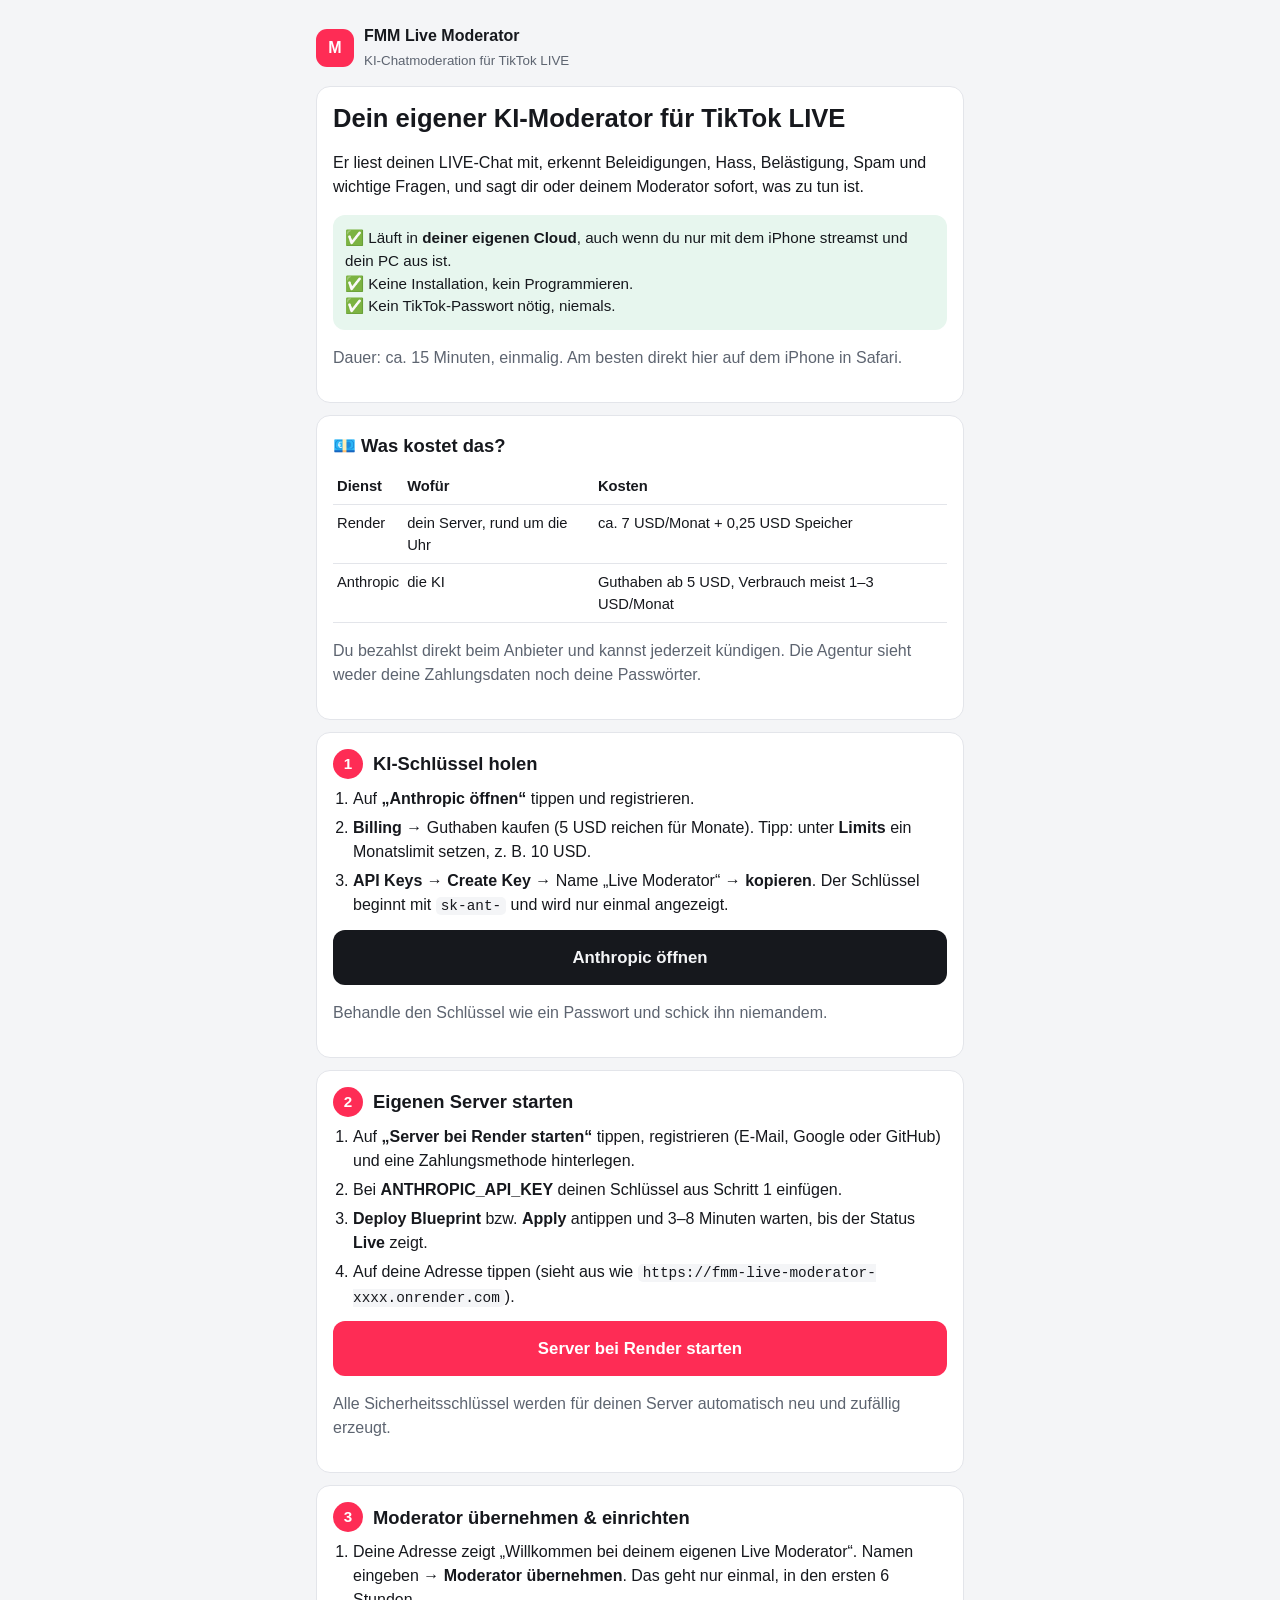
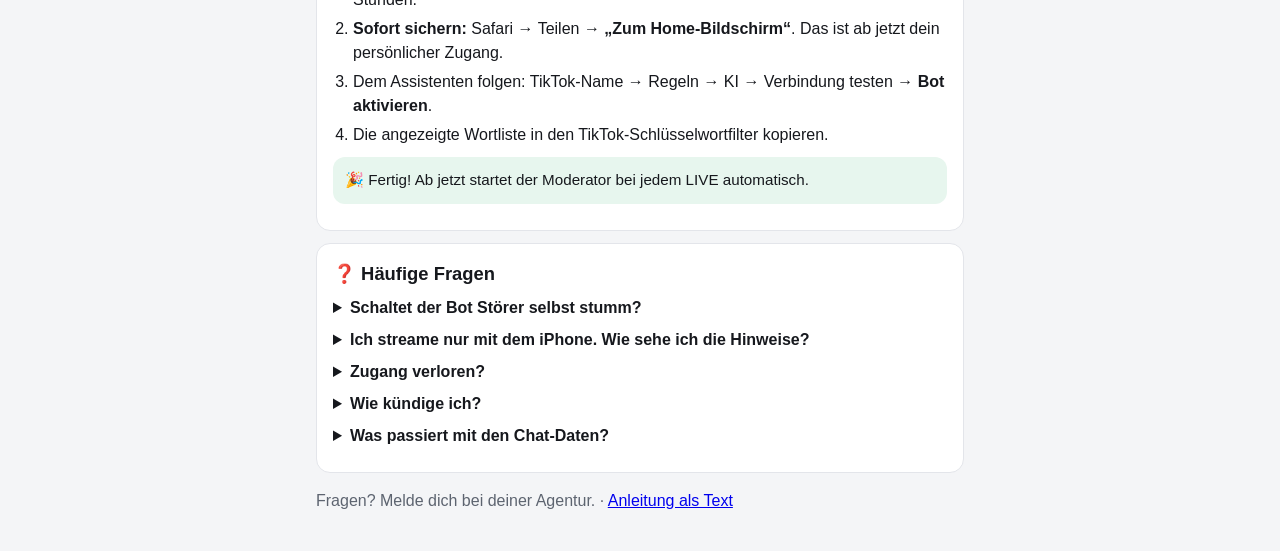
<file: docs/index.html>
<!doctype html>
<html lang="de">
<head>
<meta charset="utf-8">
<meta name="viewport" content="width=device-width, initial-scale=1, viewport-fit=cover">
<title>FMM Live Moderator einrichten</title>
<meta name="description" content="Dein eigener KI-Moderator für TikTok LIVE - in 15 Minuten eingerichtet, läuft in deiner eigenen Cloud.">
<meta property="og:title" content="FMM Live Moderator einrichten">
<meta property="og:description" content="Dein eigener KI-Moderator für TikTok LIVE. Ohne Installation, auch nur mit dem iPhone.">
<link rel="icon" href="icon.svg" type="image/svg+xml">
<link rel="apple-touch-icon" href="icon-180.png">
<style>
  :root { --bg:#f4f5f7; --card:#fff; --text:#16181d; --muted:#5d6470; --line:#e3e5ea; --accent:#fe2c55; --ok:#e7f6ee; --warn:#fff4dc; --info:#e8effd; }
  @media (prefers-color-scheme: dark) { :root { --bg:#0f1115; --card:#181b21; --text:#eef0f3; --muted:#9aa1ad; --line:#2a2e36; --ok:#12301f; --warn:#3a2c0b; --info:#152446; } }
  * { box-sizing:border-box; }
  body { margin:0; background:var(--bg); color:var(--text); font:16px/1.5 -apple-system,BlinkMacSystemFont,"Segoe UI",Roboto,Helvetica,Arial,sans-serif; -webkit-text-size-adjust:100%; }
  .wrap { max-width:680px; margin:0 auto; padding:16px 16px calc(env(safe-area-inset-bottom) + 24px); }
  .brand { display:flex; align-items:center; gap:10px; margin:8px 0 14px; }
  .logo { width:38px; height:38px; border-radius:11px; background:var(--accent); display:grid; place-items:center; color:#fff; font-weight:800; }
  h1 { font-size:1.6rem; line-height:1.25; margin:0 0 8px; }
  h2 { font-size:1.15rem; margin:0 0 8px; display:flex; gap:10px; align-items:center; }
  .num { flex:none; width:30px; height:30px; border-radius:50%; background:var(--accent); color:#fff; display:grid; place-items:center; font-size:.95rem; }
  .card { background:var(--card); border:1px solid var(--line); border-radius:14px; padding:16px; margin:0 0 12px; }
  .note { border-radius:12px; padding:12px; margin:10px 0; font-size:.95rem; }
  .ok { background:var(--ok); } .warn { background:var(--warn); } .info { background:var(--info); }
  ol { padding-left:20px; margin:6px 0; } li { margin:5px 0; }
  .btn { display:block; text-align:center; background:var(--accent); color:#fff; text-decoration:none; font-weight:800; padding:15px; border-radius:12px; margin:12px 0 4px; font-size:1.05rem; }
  .btn.alt { background:var(--text); color:var(--bg); }
  table { width:100%; border-collapse:collapse; font-size:.92rem; } td, th { text-align:left; padding:7px 4px; border-bottom:1px solid var(--line); vertical-align:top; }
  small, .muted { color:var(--muted); }
  code { background:var(--bg); padding:1px 5px; border-radius:5px; font-size:.9em; }
  details { margin:8px 0; } summary { font-weight:700; cursor:pointer; }
</style>
</head>
<body>
<div class="wrap">
  <div class="brand"><div class="logo">M</div><div><b>FMM Live Moderator</b><br><small>KI-Chatmoderation für TikTok LIVE</small></div></div>

  <div class="card">
    <h1>Dein eigener KI-Moderator für TikTok LIVE</h1>
    <p>Er liest deinen LIVE-Chat mit, erkennt Beleidigungen, Hass, Belästigung, Spam und wichtige Fragen, und sagt dir oder deinem Moderator sofort, was zu tun ist.</p>
    <div class="note ok">✅ Läuft in <b>deiner eigenen Cloud</b>, auch wenn du nur mit dem iPhone streamst und dein PC aus ist.<br>✅ Keine Installation, kein Programmieren.<br>✅ Kein TikTok-Passwort nötig, niemals.</div>
    <p class="muted">Dauer: ca. 15 Minuten, einmalig. Am besten direkt hier auf dem iPhone in Safari.</p>
  </div>

  <div class="card">
    <h2>💶 Was kostet das?</h2>
    <table>
      <tr><th>Dienst</th><th>Wofür</th><th>Kosten</th></tr>
      <tr><td>Render</td><td>dein Server, rund um die Uhr</td><td>ca. 7 USD/Monat + 0,25 USD Speicher</td></tr>
      <tr><td>Anthropic</td><td>die KI</td><td>Guthaben ab 5 USD, Verbrauch meist 1–3 USD/Monat</td></tr>
    </table>
    <p class="muted">Du bezahlst direkt beim Anbieter und kannst jederzeit kündigen. Die Agentur sieht weder deine Zahlungsdaten noch deine Passwörter.</p>
  </div>

  <div class="card">
    <h2><span class="num">1</span> KI-Schlüssel holen</h2>
    <ol>
      <li>Auf <b>„Anthropic öffnen“</b> tippen und registrieren.</li>
      <li><b>Billing</b> → Guthaben kaufen (5 USD reichen für Monate). Tipp: unter <b>Limits</b> ein Monatslimit setzen, z. B. 10 USD.</li>
      <li><b>API Keys</b> → <b>Create Key</b> → Name „Live Moderator“ → <b>kopieren</b>. Der Schlüssel beginnt mit <code>sk-ant-</code> und wird nur einmal angezeigt.</li>
    </ol>
    <a class="btn alt" href="https://console.anthropic.com/settings/keys" target="_blank" rel="noopener">Anthropic öffnen</a>
    <p class="muted">Behandle den Schlüssel wie ein Passwort und schick ihn niemandem.</p>
  </div>

  <div class="card">
    <h2><span class="num">2</span> Eigenen Server starten</h2>
    <ol>
      <li>Auf <b>„Server bei Render starten“</b> tippen, registrieren (E-Mail, Google oder GitHub) und eine Zahlungsmethode hinterlegen.</li>
      <li>Bei <b>ANTHROPIC_API_KEY</b> deinen Schlüssel aus Schritt 1 einfügen.</li>
      <li><b>Deploy Blueprint</b> bzw. <b>Apply</b> antippen und 3–8 Minuten warten, bis der Status <b>Live</b> zeigt.</li>
      <li>Auf deine Adresse tippen (sieht aus wie <code>https://fmm-live-moderator-xxxx.onrender.com</code>).</li>
    </ol>
    <a class="btn" href="https://render.com/deploy?repo=https://github.com/nikolajfischer-svg/fmm-live-moderator" target="_blank" rel="noopener">Server bei Render starten</a>
    <p class="muted">Alle Sicherheitsschlüssel werden für deinen Server automatisch neu und zufällig erzeugt.</p>
  </div>

  <div class="card">
    <h2><span class="num">3</span> Moderator übernehmen &amp; einrichten</h2>
    <ol>
      <li>Deine Adresse zeigt „Willkommen bei deinem eigenen Live Moderator“. Namen eingeben → <b>Moderator übernehmen</b>. Das geht nur einmal, in den ersten 6 Stunden.</li>
      <li><b>Sofort sichern:</b> Safari → Teilen → <b>„Zum Home-Bildschirm“</b>. Das ist ab jetzt dein persönlicher Zugang.</li>
      <li>Dem Assistenten folgen: TikTok-Name → Regeln → KI → Verbindung testen → <b>Bot aktivieren</b>.</li>
      <li>Die angezeigte Wortliste in den TikTok-Schlüsselwortfilter kopieren.</li>
    </ol>
    <div class="note ok">🎉 Fertig! Ab jetzt startet der Moderator bei jedem LIVE automatisch.</div>
  </div>

  <div class="card">
    <h2>❓ Häufige Fragen</h2>
    <details><summary>Schaltet der Bot Störer selbst stumm?</summary><p>Nein. TikTok bietet dafür keine offizielle Schnittstelle. Der Bot empfiehlt, und du oder dein TikTok-Moderator führt es mit zwei Fingertipps aus. Wörter aus deiner Wortliste blendet TikTok automatisch aus.</p></details>
    <details><summary>Ich streame nur mit dem iPhone. Wie sehe ich die Hinweise?</summary><p>Trag eine Vertrauensperson in TikTok als LIVE-Moderator ein und schick ihr den Moderator-Link aus deiner App (Einstellungen). Sie sieht alles live. Oder nutz ein zweites Gerät. Nach jedem LIVE gibt es einen Bericht.</p></details>
    <details><summary>Zugang verloren?</summary><p>Render → dein Dienst → Environment → Wert von <code>ADMIN_TOKEN</code> kopieren → <code>deine-adresse.onrender.com/admin</code> öffnen → Schlüssel eingeben → „Neuer Link“.</p></details>
    <details><summary>Wie kündige ich?</summary><p>Render → dein Dienst → Settings → Delete Service. Damit enden alle Kosten und die Daten werden gelöscht. Bei Anthropic den Schlüssel löschen.</p></details>
    <details><summary>Was passiert mit den Chat-Daten?</summary><p>Sie liegen nur auf deinem eigenen Server und werden nach 30 Tagen automatisch gelöscht. Zur Prüfung gehen nur Kommentartext und Anzeigename an die KI von Anthropic.</p></details>
  </div>
  <p class="muted">Fragen? Melde dich bei deiner Agentur. · <a href="https://github.com/nikolajfischer-svg/fmm-live-moderator/blob/main/ANLEITUNG.md">Anleitung als Text</a></p>
</div>
</body>
</html>
</file>
